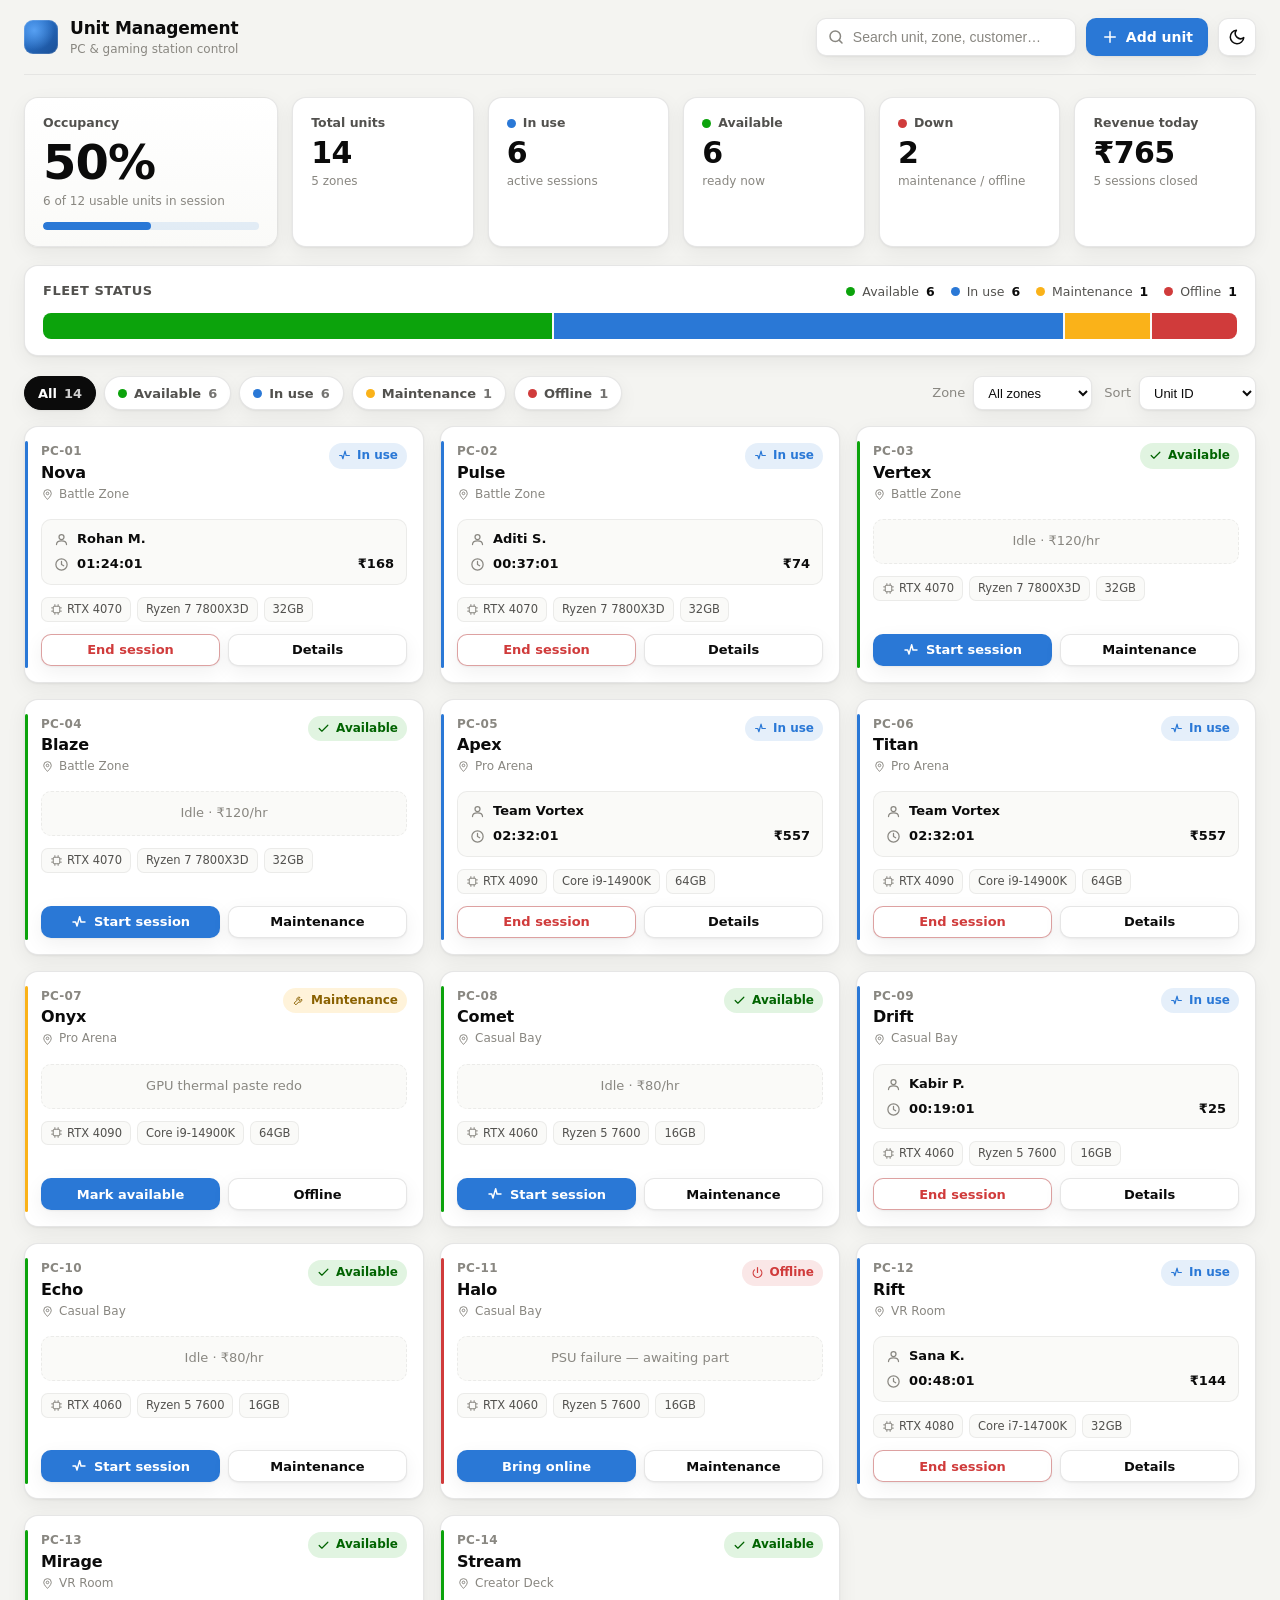
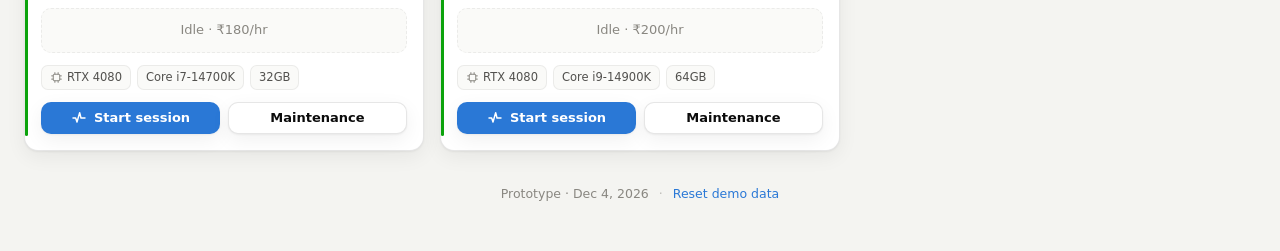
<file: index.html>
<!DOCTYPE html>
<html lang="en">
<head>
  <meta charset="UTF-8" />
  <meta name="viewport" content="width=device-width, initial-scale=1.0" />
  <title>Unit Management Dashboard</title>
  <meta name="description" content="Prototype dashboard for managing PC / gaming units — status, live sessions, utilization." />
  <link rel="preconnect" href="data:," />
  <link rel="stylesheet" href="styles.css" />
</head>
<body>
  <!-- Icon sprite -->
  <svg width="0" height="0" style="position:absolute" aria-hidden="true" focusable="false">
    <defs>
      <symbol id="i-available" viewBox="0 0 24 24"><path d="M20 6 9 17l-5-5" fill="none" stroke="currentColor" stroke-width="2.2" stroke-linecap="round" stroke-linejoin="round"/></symbol>
      <symbol id="i-in-use" viewBox="0 0 24 24"><path d="M3 12h4l2 6 4-14 2 8h6" fill="none" stroke="currentColor" stroke-width="2.2" stroke-linecap="round" stroke-linejoin="round"/></symbol>
      <symbol id="i-maintenance" viewBox="0 0 24 24"><path d="M14.7 6.3a4 4 0 0 0-5.4 5.2L4 16.8 7.2 20l5.3-5.3a4 4 0 0 0 5.2-5.4l-2.6 2.6-2.3-.6-.6-2.3 2.5-2.7Z" fill="none" stroke="currentColor" stroke-width="1.8" stroke-linejoin="round"/></symbol>
      <symbol id="i-offline" viewBox="0 0 24 24"><path d="M12 3v9" fill="none" stroke="currentColor" stroke-width="2.2" stroke-linecap="round"/><path d="M6.3 7.3a8 8 0 1 0 11.4 0" fill="none" stroke="currentColor" stroke-width="2.2" stroke-linecap="round"/></symbol>
      <symbol id="i-search" viewBox="0 0 24 24"><circle cx="11" cy="11" r="7" fill="none" stroke="currentColor" stroke-width="2"/><path d="m20 20-3.5-3.5" fill="none" stroke="currentColor" stroke-width="2" stroke-linecap="round"/></symbol>
      <symbol id="i-plus" viewBox="0 0 24 24"><path d="M12 5v14M5 12h14" fill="none" stroke="currentColor" stroke-width="2" stroke-linecap="round"/></symbol>
      <symbol id="i-sun" viewBox="0 0 24 24"><circle cx="12" cy="12" r="4" fill="none" stroke="currentColor" stroke-width="2"/><path d="M12 2v2M12 20v2M4.9 4.9l1.4 1.4M17.7 17.7l1.4 1.4M2 12h2M20 12h2M4.9 19.1l1.4-1.4M17.7 6.3l1.4-1.4" fill="none" stroke="currentColor" stroke-width="2" stroke-linecap="round"/></symbol>
      <symbol id="i-moon" viewBox="0 0 24 24"><path d="M21 12.8A9 9 0 1 1 11.2 3a7 7 0 0 0 9.8 9.8Z" fill="none" stroke="currentColor" stroke-width="2" stroke-linejoin="round"/></symbol>
      <symbol id="i-user" viewBox="0 0 24 24"><circle cx="12" cy="8" r="4" fill="none" stroke="currentColor" stroke-width="2"/><path d="M4 20c0-4 3.6-6 8-6s8 2 8 6" fill="none" stroke="currentColor" stroke-width="2" stroke-linecap="round"/></symbol>
      <symbol id="i-clock" viewBox="0 0 24 24"><circle cx="12" cy="12" r="9" fill="none" stroke="currentColor" stroke-width="2"/><path d="M12 7v5l3.5 2" fill="none" stroke="currentColor" stroke-width="2" stroke-linecap="round" stroke-linejoin="round"/></symbol>
      <symbol id="i-close" viewBox="0 0 24 24"><path d="M6 6l12 12M18 6 6 18" fill="none" stroke="currentColor" stroke-width="2" stroke-linecap="round"/></symbol>
      <symbol id="i-chip" viewBox="0 0 24 24"><rect x="6" y="6" width="12" height="12" rx="1.5" fill="none" stroke="currentColor" stroke-width="1.8"/><path d="M9 3v3M15 3v3M9 18v3M15 18v3M3 9h3M3 15h3M18 9h3M18 15h3" fill="none" stroke="currentColor" stroke-width="1.8" stroke-linecap="round"/></symbol>
      <symbol id="i-pin" viewBox="0 0 24 24"><path d="M12 21s7-6.3 7-11a7 7 0 1 0-14 0c0 4.7 7 11 7 11Z" fill="none" stroke="currentColor" stroke-width="1.8" stroke-linejoin="round"/><circle cx="12" cy="10" r="2.4" fill="none" stroke="currentColor" stroke-width="1.8"/></symbol>
      <symbol id="i-trash" viewBox="0 0 24 24"><path d="M4 7h16M9 7V5a1 1 0 0 1 1-1h4a1 1 0 0 1 1 1v2M6 7l1 13a1 1 0 0 0 1 1h8a1 1 0 0 0 1-1l1-13" fill="none" stroke="currentColor" stroke-width="1.8" stroke-linecap="round" stroke-linejoin="round"/></symbol>
    </defs>
  </svg>

  <div class="app">
    <header class="topbar">
      <div class="brand">
        <span class="brand__mark" aria-hidden="true"></span>
        <div class="brand__text">
          <h1>Unit Management</h1>
          <p>PC &amp; gaming station control</p>
        </div>
      </div>
      <div class="topbar__tools">
        <label class="search" title="Search units">
          <svg class="search__icon" width="18" height="18" aria-hidden="true"><use href="#i-search"/></svg>
          <input id="search" type="search" placeholder="Search unit, zone, customer…" autocomplete="off" aria-label="Search units" />
        </label>
        <button id="addBtn" class="btn btn--primary" type="button">
          <svg width="18" height="18" aria-hidden="true"><use href="#i-plus"/></svg>
          <span>Add unit</span>
        </button>
        <button id="themeBtn" class="btn btn--icon" type="button" title="Toggle theme" aria-label="Toggle color theme">
          <svg class="only-light" width="18" height="18" aria-hidden="true"><use href="#i-moon"/></svg>
          <svg class="only-dark" width="18" height="18" aria-hidden="true"><use href="#i-sun"/></svg>
        </button>
      </div>
    </header>

    <main>
      <!-- KPI row -->
      <section class="stats" aria-label="Fleet summary">
        <article class="tile tile--hero">
          <span class="tile__label">Occupancy</span>
          <span class="tile__value" id="kpiOccupancy">—</span>
          <span class="tile__sub" id="kpiOccupancySub">— of — usable units in session</span>
          <div class="meter" role="img" aria-label="Occupancy meter">
            <div class="meter__fill" id="kpiOccupancyMeter" style="width:0%"></div>
          </div>
        </article>
        <article class="tile"><span class="tile__label">Total units</span><span class="tile__value" id="kpiTotal">—</span><span class="tile__sub" id="kpiZones">— zones</span></article>
        <article class="tile"><span class="tile__label"><i class="dot dot--in-use"></i>In use</span><span class="tile__value" id="kpiInUse">—</span><span class="tile__sub">active sessions</span></article>
        <article class="tile"><span class="tile__label"><i class="dot dot--available"></i>Available</span><span class="tile__value" id="kpiAvailable">—</span><span class="tile__sub">ready now</span></article>
        <article class="tile"><span class="tile__label"><i class="dot dot--offline"></i>Down</span><span class="tile__value" id="kpiDown">—</span><span class="tile__sub">maintenance / offline</span></article>
        <article class="tile"><span class="tile__label">Revenue today</span><span class="tile__value" id="kpiRevenue">—</span><span class="tile__sub" id="kpiSessions">— sessions closed</span></article>
      </section>

      <!-- Status distribution -->
      <section class="dist" aria-label="Status distribution">
        <div class="dist__head">
          <h2>Fleet status</h2>
          <div class="legend" id="legend"></div>
        </div>
        <div class="dist__bar" id="distBar" role="img" aria-label="Distribution of unit statuses"></div>
      </section>

      <!-- Controls -->
      <section class="controls">
        <div class="chips" id="statusChips" role="tablist" aria-label="Filter by status"></div>
        <div class="controls__right">
          <label class="select">
            <span>Zone</span>
            <select id="zoneFilter" aria-label="Filter by zone"><option value="all">All zones</option></select>
          </label>
          <label class="select">
            <span>Sort</span>
            <select id="sortBy" aria-label="Sort units">
              <option value="id">Unit ID</option>
              <option value="status">Status</option>
              <option value="zone">Zone</option>
              <option value="session">Session time</option>
            </select>
          </label>
        </div>
      </section>

      <!-- Grid -->
      <section id="grid" class="grid" aria-label="Units"></section>
      <p id="emptyState" class="empty" hidden>No units match these filters.</p>
    </main>

    <footer class="foot">
      <span id="footStamp">Prototype</span>
      <span class="foot__sep">·</span>
      <button id="seedBtn" class="linklike" type="button">Reset demo data</button>
    </footer>
  </div>

  <!-- Modal host -->
  <div id="modalHost" class="modal" hidden>
    <div class="modal__scrim" data-close></div>
    <div class="modal__panel" role="dialog" aria-modal="true" aria-labelledby="modalTitle">
      <div class="modal__head">
        <h2 id="modalTitle">Title</h2>
        <button class="btn btn--icon" type="button" data-close aria-label="Close">
          <svg width="18" height="18" aria-hidden="true"><use href="#i-close"/></svg>
        </button>
      </div>
      <div class="modal__body" id="modalBody"></div>
    </div>
  </div>

  <div id="toast" class="toast" role="status" aria-live="polite" hidden></div>

  <script src="app.js"></script>
</body>
</html>
</file>
<file: styles.css>
/* ============================================================
   Unit Management Dashboard — prototype styles
   Palette derived from the validated dataviz reference tokens.
   ============================================================ */

:root {
  color-scheme: light;

  /* surfaces & ink */
  --plane:        #f4f4f1;
  --surface:      #ffffff;
  --surface-2:    #fafaf8;
  --ink:          #0b0b0b;
  --ink-2:        #52514e;
  --muted:        #898781;
  --hairline:     rgba(11, 11, 11, 0.10);
  --hairline-2:   rgba(11, 11, 11, 0.06);
  --ring:         rgba(42, 120, 214, 0.35);

  /* status (fixed, never themed) */
  --available:    #0ca30c;
  --in-use:       #2a78d6;
  --maintenance:  #fab219;
  --offline:      #d03b3b;

  /* tints for soft fills */
  --available-t:   rgba(12, 163, 12, 0.12);
  --in-use-t:      rgba(42, 120, 214, 0.12);
  --maintenance-t: rgba(250, 178, 25, 0.16);
  --offline-t:     rgba(208, 59, 59, 0.12);

  --accent:       #2a78d6;
  --good-text:    #006300;

  --shadow:       0 1px 2px rgba(11,11,11,.05), 0 6px 20px rgba(11,11,11,.06);
  --shadow-lg:    0 10px 40px rgba(11,11,11,.18);
  --radius:       14px;
  --radius-sm:    10px;

  --font: system-ui, -apple-system, "Segoe UI", Roboto, sans-serif;
}

:root[data-theme="dark"] {
  color-scheme: dark;
  --plane:        #0d0d0d;
  --surface:      #191918;
  --surface-2:    #1f1f1d;
  --ink:          #ffffff;
  --ink-2:        #c3c2b7;
  --muted:        #8f8d86;
  --hairline:     rgba(255, 255, 255, 0.12);
  --hairline-2:   rgba(255, 255, 255, 0.06);
  --ring:         rgba(57, 135, 229, 0.5);

  --available:    #12b512;
  --in-use:       #3987e5;
  --maintenance:  #fab219;
  --offline:      #e05252;

  --available-t:   rgba(18, 181, 18, 0.16);
  --in-use-t:      rgba(57, 135, 229, 0.18);
  --maintenance-t: rgba(250, 178, 25, 0.16);
  --offline-t:     rgba(224, 82, 82, 0.16);

  --accent:       #3987e5;
  --good-text:    #0ca30c;
  --shadow:       0 1px 2px rgba(0,0,0,.4), 0 8px 24px rgba(0,0,0,.4);
  --shadow-lg:    0 12px 48px rgba(0,0,0,.6);
}

@media (prefers-color-scheme: dark) {
  :root:not([data-theme="light"]) {
    color-scheme: dark;
    --plane:#0d0d0d; --surface:#191918; --surface-2:#1f1f1d;
    --ink:#fff; --ink-2:#c3c2b7; --muted:#8f8d86;
    --hairline:rgba(255,255,255,0.12); --hairline-2:rgba(255,255,255,0.06); --ring:rgba(57,135,229,0.5);
    --available:#12b512; --in-use:#3987e5; --maintenance:#fab219; --offline:#e05252;
    --available-t:rgba(18,181,18,0.16); --in-use-t:rgba(57,135,229,0.18);
    --maintenance-t:rgba(250,178,25,0.16); --offline-t:rgba(224,82,82,0.16);
    --accent:#3987e5; --good-text:#0ca30c;
    --shadow:0 1px 2px rgba(0,0,0,.4),0 8px 24px rgba(0,0,0,.4); --shadow-lg:0 12px 48px rgba(0,0,0,.6);
  }
}

* { box-sizing: border-box; }
html, body { margin: 0; padding: 0; }
body {
  font-family: var(--font);
  background: var(--plane);
  color: var(--ink);
  -webkit-font-smoothing: antialiased;
  line-height: 1.45;
}
h1, h2, h3, p { margin: 0; }
button { font-family: inherit; }

.app { max-width: 1360px; margin: 0 auto; padding: 0 24px 48px; }

/* ---------- Topbar ---------- */
.topbar {
  position: sticky; top: env(safe-area-inset-top, 0px); z-index: 20;
  display: flex; align-items: center; gap: 20px;
  padding: 16px 0;
  background: color-mix(in srgb, var(--plane) 88%, transparent);
  backdrop-filter: saturate(1.4) blur(8px);
  border-bottom: 1px solid var(--hairline-2);
  margin-bottom: 22px;
}
.brand { display: flex; align-items: center; gap: 12px; }
.brand__mark {
  width: 34px; height: 34px; border-radius: 9px; flex: none;
  background:
    radial-gradient(circle at 30% 30%, #57a0f2, transparent 60%),
    linear-gradient(135deg, var(--in-use), #1b4f95);
  box-shadow: inset 0 0 0 1px rgba(255,255,255,.15);
}
.brand__text h1 { font-size: 17px; font-weight: 650; letter-spacing: -.01em; }
.brand__text p { font-size: 12px; color: var(--muted); }

.topbar__tools { margin-left: auto; display: flex; align-items: center; gap: 10px; }
.search {
  display: flex; align-items: center; gap: 8px;
  background: var(--surface); border: 1px solid var(--hairline);
  border-radius: 10px; padding: 0 10px; height: 38px; min-width: 260px;
  box-shadow: var(--shadow);
}
.search:focus-within { border-color: var(--accent); box-shadow: 0 0 0 3px var(--ring); }
.search__icon { color: var(--muted); flex: none; }
.search input {
  border: 0; outline: 0; background: transparent; color: var(--ink);
  font-size: 14px; width: 100%; padding: 0;
}
.search input::placeholder { color: var(--muted); }

.btn {
  display: inline-flex; align-items: center; gap: 7px;
  height: 38px; padding: 0 14px; border-radius: 10px;
  border: 1px solid var(--hairline); background: var(--surface); color: var(--ink);
  font-size: 14px; font-weight: 550; cursor: pointer; white-space: nowrap;
  box-shadow: var(--shadow); transition: transform .06s ease, border-color .15s ease, background .15s ease;
}
.btn:hover { border-color: var(--accent); }
.btn:active { transform: translateY(1px); }
.btn:focus-visible { outline: none; box-shadow: 0 0 0 3px var(--ring); }
.btn--primary { background: var(--accent); color: #fff; border-color: transparent; }
.btn--primary:hover { filter: brightness(1.05); }
.btn--icon { padding: 0; width: 38px; justify-content: center; }
.btn--ghost { background: transparent; box-shadow: none; }
.btn--danger { color: var(--offline); border-color: color-mix(in srgb, var(--offline) 40%, var(--hairline)); }
.btn--danger:hover { background: var(--offline-t); border-color: var(--offline); }
.btn--sm { height: 32px; padding: 0 11px; font-size: 13px; }
.btn[disabled] { opacity: .5; cursor: not-allowed; }
.btn svg { flex: none; }

.only-dark { display: none; }
:root[data-theme="dark"] .only-dark { display: inline; }
:root[data-theme="dark"] .only-light { display: none; }
@media (prefers-color-scheme: dark) {
  :root:not([data-theme="light"]) .only-dark { display: inline; }
  :root:not([data-theme="light"]) .only-light { display: none; }
}

/* ---------- Stat tiles ---------- */
.stats {
  display: grid; gap: 14px; margin-bottom: 18px;
  grid-template-columns: 1.4fr repeat(5, 1fr);
}
.tile {
  background: var(--surface); border: 1px solid var(--hairline);
  border-radius: var(--radius); padding: 16px 18px; box-shadow: var(--shadow);
  display: flex; flex-direction: column; gap: 4px; min-width: 0;
}
.tile__label { font-size: 12.5px; color: var(--ink-2); font-weight: 550; display: flex; align-items: center; gap: 7px; }
.tile__value { font-size: 30px; font-weight: 680; letter-spacing: -.02em; line-height: 1.1; }
.tile__sub { font-size: 12px; color: var(--muted); }
.tile--hero { background: linear-gradient(180deg, var(--surface), var(--surface-2)); }
.tile--hero .tile__value { font-size: 48px; }
.meter { height: 8px; border-radius: 999px; background: var(--in-use-t); overflow: hidden; margin-top: 8px; }
.meter__fill { height: 100%; background: var(--in-use); border-radius: 999px; transition: width .5s cubic-bezier(.2,.7,.2,1); }

.dot { width: 9px; height: 9px; border-radius: 50%; display: inline-block; flex: none; }
.dot--available { background: var(--available); }
.dot--in-use { background: var(--in-use); }
.dot--maintenance { background: var(--maintenance); }
.dot--offline { background: var(--offline); }

/* ---------- Distribution ---------- */
.dist {
  background: var(--surface); border: 1px solid var(--hairline);
  border-radius: var(--radius); padding: 16px 18px; box-shadow: var(--shadow); margin-bottom: 20px;
}
.dist__head { display: flex; align-items: center; justify-content: space-between; gap: 16px; margin-bottom: 12px; flex-wrap: wrap; }
.dist__head h2 { font-size: 13px; font-weight: 600; color: var(--ink-2); text-transform: uppercase; letter-spacing: .04em; }
.legend { display: flex; gap: 16px; flex-wrap: wrap; }
.legend__item { display: flex; align-items: center; gap: 7px; font-size: 12.5px; color: var(--ink-2); }
.legend__item b { font-weight: 650; color: var(--ink); font-variant-numeric: tabular-nums; }
.dist__bar { display: flex; height: 26px; border-radius: 8px; overflow: hidden; background: var(--surface-2); gap: 2px; }
.dist__seg { height: 100%; min-width: 2px; transition: flex-basis .5s ease; }
.dist__seg--available { background: var(--available); }
.dist__seg--in-use { background: var(--in-use); }
.dist__seg--maintenance { background: var(--maintenance); }
.dist__seg--offline { background: var(--offline); }

/* ---------- Controls ---------- */
.controls { display: flex; align-items: center; justify-content: space-between; gap: 16px; margin-bottom: 16px; flex-wrap: wrap; }
.chips { display: flex; gap: 8px; flex-wrap: wrap; }
.chip {
  display: inline-flex; align-items: center; gap: 7px;
  height: 34px; padding: 0 13px; border-radius: 999px;
  border: 1px solid var(--hairline); background: var(--surface); color: var(--ink-2);
  font-size: 13px; font-weight: 550; cursor: pointer; box-shadow: var(--shadow);
}
.chip:hover { border-color: var(--accent); color: var(--ink); }
.chip[aria-selected="true"] { background: var(--ink); color: var(--surface); border-color: var(--ink); }
.chip__count { font-variant-numeric: tabular-nums; opacity: .8; }
.controls__right { display: flex; gap: 12px; }
.select { display: flex; align-items: center; gap: 8px; font-size: 13px; color: var(--muted); }
.select select {
  height: 34px; border-radius: 9px; border: 1px solid var(--hairline);
  background: var(--surface); color: var(--ink); padding: 0 10px; font-size: 13px; cursor: pointer;
  box-shadow: var(--shadow);
}
.select select:focus-visible { outline: none; box-shadow: 0 0 0 3px var(--ring); }

/* ---------- Grid & cards ---------- */
.grid { display: grid; gap: 16px; grid-template-columns: repeat(auto-fill, minmax(min(100%, 300px), 1fr)); }
.card {
  position: relative; background: var(--surface); border: 1px solid var(--hairline);
  border-radius: var(--radius); box-shadow: var(--shadow); padding: 16px;
  display: flex; flex-direction: column; gap: 12px; cursor: pointer;
  transition: transform .08s ease, box-shadow .18s ease, border-color .18s ease;
}
.card:hover { transform: translateY(-2px); box-shadow: var(--shadow-lg); border-color: var(--hairline); }
.card:focus-visible { outline: none; box-shadow: 0 0 0 3px var(--ring); }
.card::before {
  content: ""; position: absolute; left: 0; top: 14px; bottom: 14px; width: 3px; border-radius: 3px;
}
.card--available::before { background: var(--available); }
.card--in-use::before { background: var(--in-use); }
.card--maintenance::before { background: var(--maintenance); }
.card--offline::before { background: var(--offline); }

.card__top { display: flex; align-items: flex-start; justify-content: space-between; gap: 10px; }
.card__id { font-size: 12px; color: var(--muted); font-weight: 600; letter-spacing: .02em; }
.card__name { font-size: 16px; font-weight: 640; letter-spacing: -.01em; }
.card__zone { display: inline-flex; align-items: center; gap: 5px; font-size: 12px; color: var(--muted); margin-top: 2px; }
.card__zone svg { width: 13px; height: 13px; }

.badge {
  display: inline-flex; align-items: center; gap: 6px; flex: none;
  padding: 4px 9px; border-radius: 999px; font-size: 12px; font-weight: 600; white-space: nowrap;
}
.badge svg { width: 13px; height: 13px; }
.badge--available { background: var(--available-t); color: var(--good-text); }
.badge--in-use { background: var(--in-use-t); color: var(--in-use); }
.badge--maintenance { background: var(--maintenance-t); color: #8a6100; }
.badge--offline { background: var(--offline-t); color: var(--offline); }
:root[data-theme="dark"] .badge--maintenance { color: var(--maintenance); }
:root[data-theme="dark"] .badge--available { color: var(--available); }
@media (prefers-color-scheme: dark) {
  :root:not([data-theme="light"]) .badge--maintenance { color: var(--maintenance); }
  :root:not([data-theme="light"]) .badge--available { color: var(--available); }
}

.session {
  background: var(--surface-2); border: 1px solid var(--hairline-2);
  border-radius: var(--radius-sm); padding: 10px 12px; display: flex; flex-direction: column; gap: 6px;
}
.session__row { display: flex; align-items: center; gap: 8px; font-size: 13px; }
.session__row svg { width: 15px; height: 15px; color: var(--muted); flex: none; }
.session__cust { font-weight: 600; }
.session__timer { font-variant-numeric: tabular-nums; font-weight: 650; letter-spacing: .01em; }
.session__cost { margin-left: auto; font-weight: 650; color: var(--ink); font-variant-numeric: tabular-nums; }
.session--empty { color: var(--muted); font-size: 13px; text-align: center; padding: 12px; border-style: dashed; }

.specs { display: flex; flex-wrap: wrap; gap: 6px; }
.spec {
  display: inline-flex; align-items: center; gap: 4px;
  font-size: 11.5px; color: var(--ink-2); background: var(--surface-2);
  border: 1px solid var(--hairline-2); border-radius: 7px; padding: 3px 8px; white-space: nowrap;
}
.spec svg { width: 13px; height: 13px; flex: none; color: var(--muted); }
.card__actions { display: flex; gap: 8px; margin-top: auto; }
.card__actions .btn { flex: 1; justify-content: center; }

/* ---------- Empty / footer ---------- */
.empty { text-align: center; color: var(--muted); padding: 60px 0; font-size: 14px; }
.foot { display: flex; align-items: center; gap: 10px; justify-content: center; color: var(--muted); font-size: 12.5px; margin-top: 34px; }
.foot__sep { opacity: .5; }
.linklike { background: none; border: 0; color: var(--accent); cursor: pointer; font-size: 12.5px; padding: 0; }
.linklike:hover { text-decoration: underline; }

/* ---------- Modal ---------- */
.modal { position: fixed; inset: 0; z-index: 50; display: flex; align-items: center; justify-content: center; padding: 20px; }
.modal[hidden] { display: none; }
.modal__scrim { position: absolute; inset: 0; background: rgba(8,8,10,.5); backdrop-filter: blur(2px); }
.modal__panel {
  position: relative; width: 100%; max-width: 520px; max-height: 90vh; overflow: auto;
  background: var(--surface); border: 1px solid var(--hairline); border-radius: 18px;
  box-shadow: var(--shadow-lg); animation: pop .16s ease;
}
@keyframes pop { from { transform: translateY(8px) scale(.98); opacity: 0; } to { transform: none; opacity: 1; } }
.modal__head { display: flex; align-items: center; justify-content: space-between; gap: 12px; padding: 18px 20px; border-bottom: 1px solid var(--hairline-2); position: sticky; top: 0; background: var(--surface); }
.modal__head h2 { font-size: 17px; font-weight: 640; }
.modal__body { padding: 20px; }

.field { display: flex; flex-direction: column; gap: 6px; margin-bottom: 14px; }
.field label { font-size: 12.5px; font-weight: 600; color: var(--ink-2); }
.field input, .field select, .field textarea {
  height: 40px; border: 1px solid var(--hairline); border-radius: 10px; background: var(--surface-2);
  color: var(--ink); padding: 0 12px; font-size: 14px; font-family: inherit; width: 100%;
}
.field textarea { height: auto; min-height: 68px; padding: 10px 12px; resize: vertical; }
.field input:focus, .field select:focus, .field textarea:focus { outline: none; border-color: var(--accent); box-shadow: 0 0 0 3px var(--ring); }
.field__row { display: grid; grid-template-columns: 1fr 1fr; gap: 12px; }
.hint { font-size: 11.5px; color: var(--muted); }
.modal__actions { display: flex; gap: 10px; justify-content: flex-end; margin-top: 8px; }

/* Detail modal bits */
.detail__head { display: flex; align-items: center; justify-content: space-between; gap: 12px; margin-bottom: 16px; }
.detail__grid { display: grid; grid-template-columns: 1fr 1fr; gap: 12px; margin-bottom: 16px; }
.detail__cell { background: var(--surface-2); border: 1px solid var(--hairline-2); border-radius: var(--radius-sm); padding: 10px 12px; }
.detail__cell span { display: block; font-size: 11.5px; color: var(--muted); margin-bottom: 2px; }
.detail__cell b { font-weight: 600; font-size: 14px; }
.detail__section-title { font-size: 12px; text-transform: uppercase; letter-spacing: .04em; color: var(--muted); font-weight: 650; margin: 18px 0 8px; }
.history { display: flex; flex-direction: column; gap: 8px; }
.history__item { display: flex; align-items: center; gap: 10px; font-size: 13px; padding: 9px 11px; background: var(--surface-2); border-radius: var(--radius-sm); border: 1px solid var(--hairline-2); }
.history__item .amt { margin-left: auto; font-weight: 650; font-variant-numeric: tabular-nums; }
.history__empty { color: var(--muted); font-size: 13px; padding: 6px 0; }

/* ---------- Toast ---------- */
.toast {
  position: fixed; left: 50%; bottom: 24px; transform: translateX(-50%);
  background: var(--ink); color: var(--surface); padding: 11px 18px; border-radius: 11px;
  font-size: 13.5px; font-weight: 550; box-shadow: var(--shadow-lg); z-index: 60;
  animation: toastin .2s ease;
}
.toast[hidden] { display: none; }
@keyframes toastin { from { transform: translate(-50%, 8px); opacity: 0; } to { transform: translate(-50%, 0); opacity: 1; } }

/* ---------- Responsive ---------- */
@media (max-width: 1080px) {
  .stats { grid-template-columns: repeat(3, 1fr); }
  .tile--hero { grid-column: span 3; }
}
@media (max-width: 720px) {
  .app { padding: 0 16px 40px; }
  .topbar { flex-wrap: wrap; }
  .search { min-width: 0; flex: 1; }
  .topbar__tools { width: 100%; }
  .btn span { display: none; }
  .btn--primary span { display: inline; }
  .stats { grid-template-columns: repeat(2, 1fr); }
  .tile--hero { grid-column: span 2; }
  .controls { flex-direction: column; align-items: stretch; }
  .controls__right { justify-content: space-between; }
  .field__row, .detail__grid { grid-template-columns: 1fr; }
}
@media (prefers-reduced-motion: reduce) { * { animation: none !important; transition: none !important; } }
</file>
